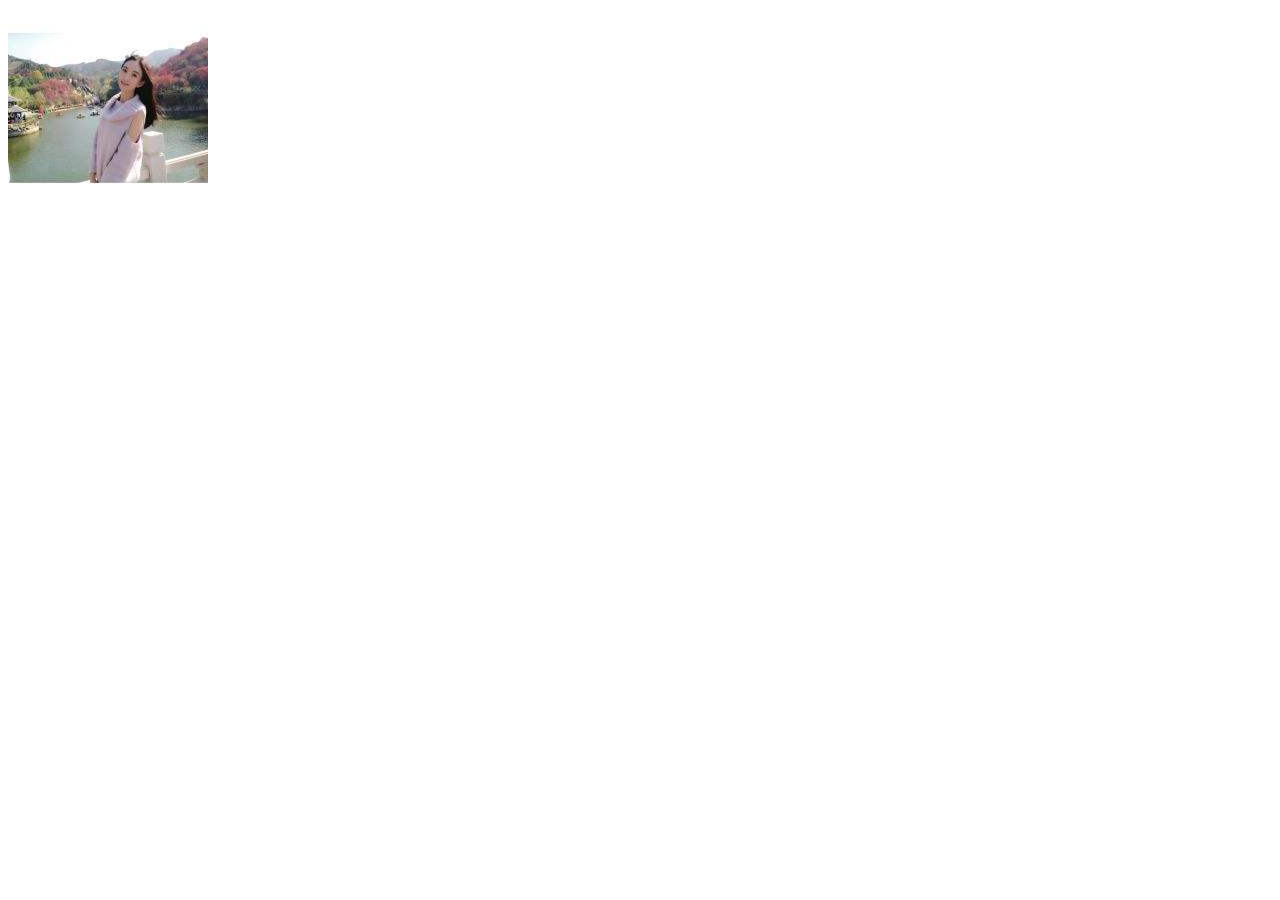
<file: iconfont/index.html>
<!DOCTYPE html>
<html lang="en">
<head>
  <meta charset="UTF-8">
  <meta name="viewport" content="width=device-width, initial-scale=1.0">
  <meta http-equiv="X-UA-Compatible" content="ie=edge">
  <title>Document</title>
  <link rel="stylesheet" href="mytest/iconfont.css">
  <style>
    .parent{
      background-image:url(img/timg.jpg);
      width:200px;
      height:200px;
      overflow:hidden;
      position:relative;
    }
    .parent>.child{
      width:200px;
      font-size:50px;
      color:orange;
      background-color:rgba(55,55,55,.5);
      text-align:center;
      line-height:200px;
      position:absolute;
      /* 1. 定义要变化的元素的起始样式（带transition和overflow） */
      bottom:-200px;
      transition: all .5s linear;
      /* display:none; */
    }
    /* 2. 定义要变化的元素的目标样式 */
    .parent:hover>.child{
      /* display:block;  */
      bottom:0;
    }
  </style>
</head>
<body>
  <div class="parent">
    <div class="child iconfont icon-tubiaozhizuomobanyihuifu-"></div>
  </div>
</body>
</html>
</file>
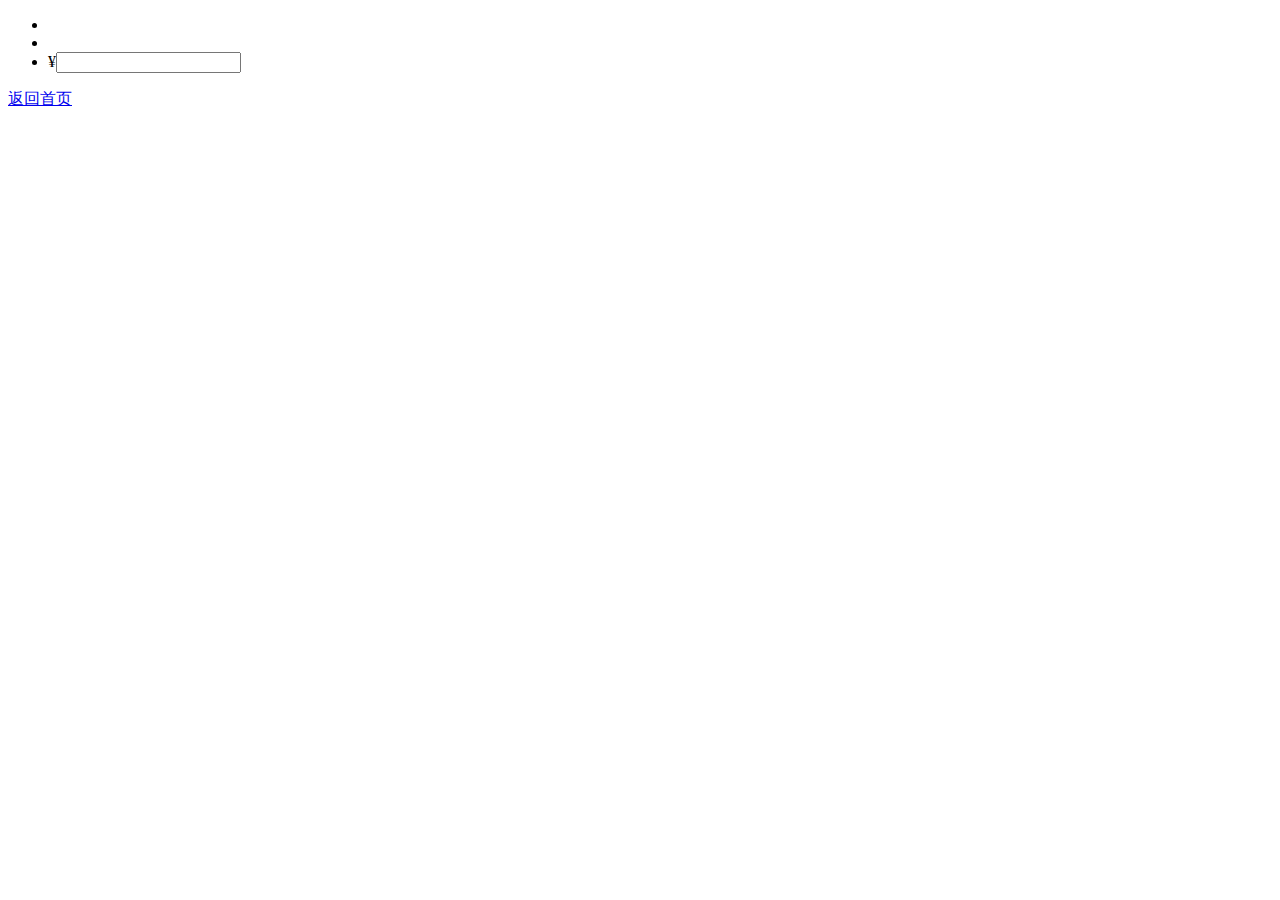
<file: json-server/product_details.html>
<!DOCTYPE html>
<html lang="en">
<head>
  <meta charset="UTF-8">
  <meta name="viewport" content="width=device-width, initial-scale=1.0">
  <meta http-equiv="X-UA-Compatible" content="ie=edge">
  <title>Document</title>
  <script src="jquery-3.4.1.min.js"></script>
</head>
<body>
  <ul id="details">
    <li id="lid"></li>
    <li id="title"></li>
    <li>¥<input id="price" type="text"></li>
  </ul>
  <a href="/">返回首页</a>
  <script>
    $.ajax({
      //url:"http://localhost:5050/details/"+location.search.split("=")[1],
      url:"http://localhost:5050/details",
      type:"get",
      data:{
        lid:location.search.split("=")[1]
      },
      success:function(result){
        console.log(result);
        $("#lid").html(result.product.lid);
        $("#title").html(result.product.title);
        $("#price").val(result.product.price.toFixed(2));
      }
    });
  </script>
</body>
</html>
</file>
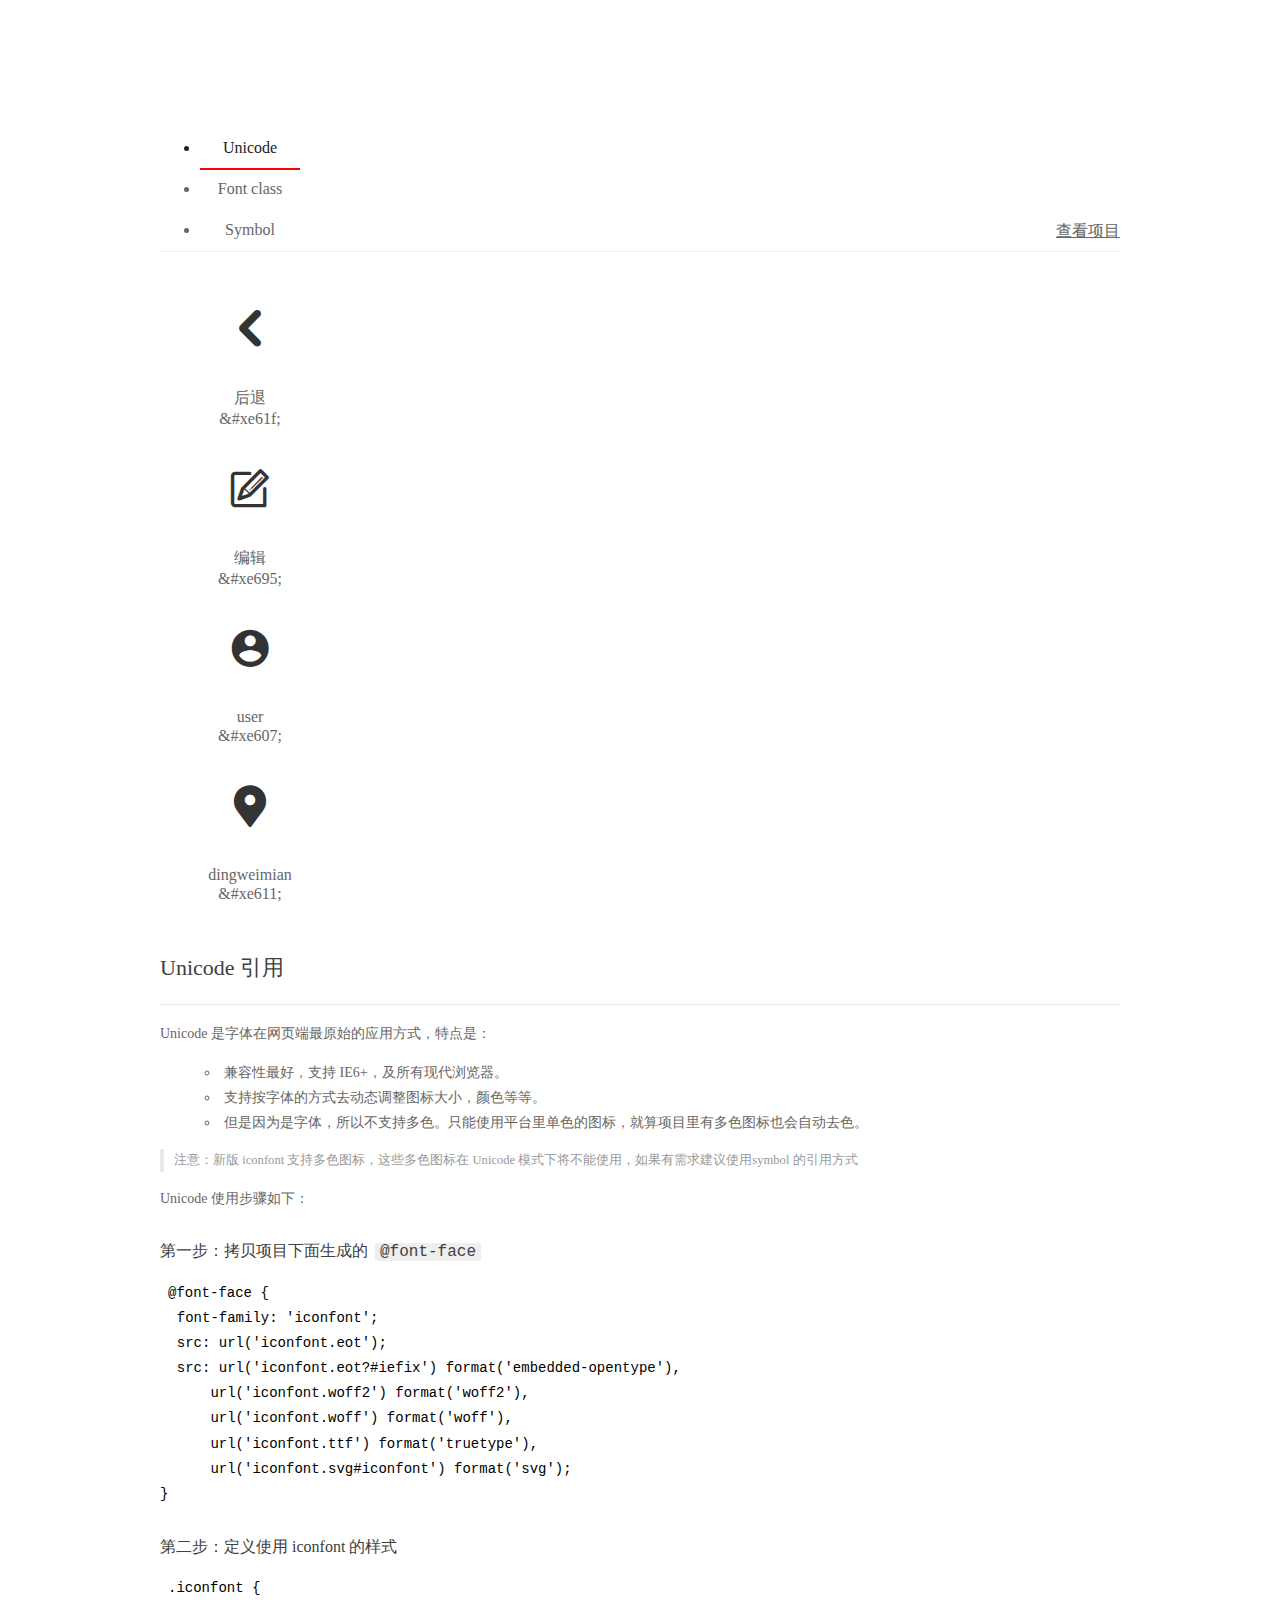
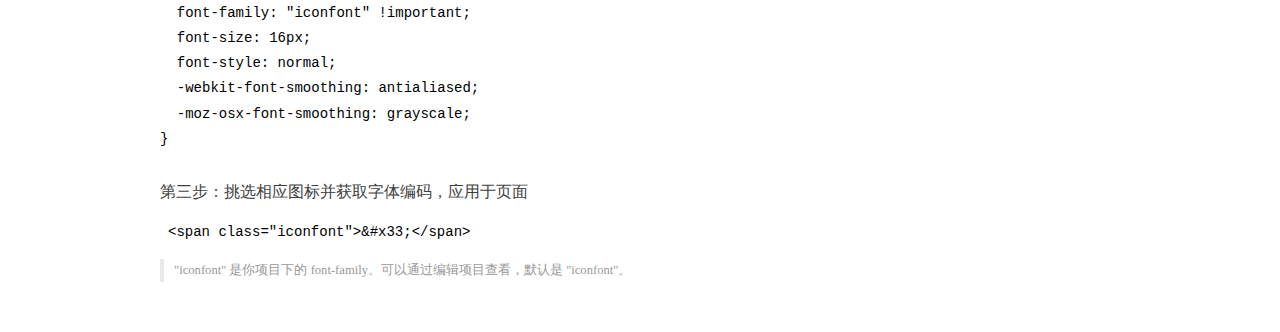
<file: iconfont/mytest/demo_index.html>
<!DOCTYPE html>
<html>
<head>
  <meta charset="utf-8"/>
  <title>IconFont Demo</title>
  <link rel="shortcut icon" href="https://gtms04.alicdn.com/tps/i4/TB1_oz6GVXXXXaFXpXXJDFnIXXX-64-64.ico" type="image/x-icon"/>
  <link rel="stylesheet" href="https://g.alicdn.com/thx/cube/1.3.2/cube.min.css">
  <link rel="stylesheet" href="demo.css">
  <link rel="stylesheet" href="iconfont.css">
  <script src="iconfont.js"></script>
  <!-- jQuery -->
  <script src="https://a1.alicdn.com/oss/uploads/2018/12/26/7bfddb60-08e8-11e9-9b04-53e73bb6408b.js"></script>
  <!-- 代码高亮 -->
  <script src="https://a1.alicdn.com/oss/uploads/2018/12/26/a3f714d0-08e6-11e9-8a15-ebf944d7534c.js"></script>
</head>
<body>
  <div class="main">
    <h1 class="logo"><a href="https://www.iconfont.cn/" title="iconfont 首页" target="_blank">&#xe86b;</a></h1>
    <div class="nav-tabs">
      <ul id="tabs" class="dib-box">
        <li class="dib active"><span>Unicode</span></li>
        <li class="dib"><span>Font class</span></li>
        <li class="dib"><span>Symbol</span></li>
      </ul>
      
      <a href="https://www.iconfont.cn/manage/index?manage_type=myprojects&projectId=1625336" target="_blank" class="nav-more">查看项目</a>
      
    </div>
    <div class="tab-container">
      <div class="content unicode" style="display: block;">
          <ul class="icon_lists dib-box">
          
            <li class="dib">
              <span class="icon iconfont">&#xe61f;</span>
                <div class="name">后退</div>
                <div class="code-name">&amp;#xe61f;</div>
              </li>
          
            <li class="dib">
              <span class="icon iconfont">&#xe695;</span>
                <div class="name">编辑</div>
                <div class="code-name">&amp;#xe695;</div>
              </li>
          
            <li class="dib">
              <span class="icon iconfont">&#xe607;</span>
                <div class="name">user</div>
                <div class="code-name">&amp;#xe607;</div>
              </li>
          
            <li class="dib">
              <span class="icon iconfont">&#xe611;</span>
                <div class="name">dingweimian</div>
                <div class="code-name">&amp;#xe611;</div>
              </li>
          
          </ul>
          <div class="article markdown">
          <h2 id="unicode-">Unicode 引用</h2>
          <hr>

          <p>Unicode 是字体在网页端最原始的应用方式，特点是：</p>
          <ul>
            <li>兼容性最好，支持 IE6+，及所有现代浏览器。</li>
            <li>支持按字体的方式去动态调整图标大小，颜色等等。</li>
            <li>但是因为是字体，所以不支持多色。只能使用平台里单色的图标，就算项目里有多色图标也会自动去色。</li>
          </ul>
          <blockquote>
            <p>注意：新版 iconfont 支持多色图标，这些多色图标在 Unicode 模式下将不能使用，如果有需求建议使用symbol 的引用方式</p>
          </blockquote>
          <p>Unicode 使用步骤如下：</p>
          <h3 id="-font-face">第一步：拷贝项目下面生成的 <code>@font-face</code></h3>
<pre><code class="language-css"
>@font-face {
  font-family: 'iconfont';
  src: url('iconfont.eot');
  src: url('iconfont.eot?#iefix') format('embedded-opentype'),
      url('iconfont.woff2') format('woff2'),
      url('iconfont.woff') format('woff'),
      url('iconfont.ttf') format('truetype'),
      url('iconfont.svg#iconfont') format('svg');
}
</code></pre>
          <h3 id="-iconfont-">第二步：定义使用 iconfont 的样式</h3>
<pre><code class="language-css"
>.iconfont {
  font-family: "iconfont" !important;
  font-size: 16px;
  font-style: normal;
  -webkit-font-smoothing: antialiased;
  -moz-osx-font-smoothing: grayscale;
}
</code></pre>
          <h3 id="-">第三步：挑选相应图标并获取字体编码，应用于页面</h3>
<pre>
<code class="language-html"
>&lt;span class="iconfont"&gt;&amp;#x33;&lt;/span&gt;
</code></pre>
          <blockquote>
            <p>"iconfont" 是你项目下的 font-family。可以通过编辑项目查看，默认是 "iconfont"。</p>
          </blockquote>
          </div>
      </div>
      <div class="content font-class">
        <ul class="icon_lists dib-box">
          
          <li class="dib">
            <span class="icon iconfont icon-houtui"></span>
            <div class="name">
              后退
            </div>
            <div class="code-name">.icon-houtui
            </div>
          </li>
          
          <li class="dib">
            <span class="icon iconfont icon-tubiaozhizuomobanyihuifu-"></span>
            <div class="name">
              编辑
            </div>
            <div class="code-name">.icon-tubiaozhizuomobanyihuifu-
            </div>
          </li>
          
          <li class="dib">
            <span class="icon iconfont icon-user"></span>
            <div class="name">
              user
            </div>
            <div class="code-name">.icon-user
            </div>
          </li>
          
          <li class="dib">
            <span class="icon iconfont icon-dingweimian"></span>
            <div class="name">
              dingweimian
            </div>
            <div class="code-name">.icon-dingweimian
            </div>
          </li>
          
        </ul>
        <div class="article markdown">
        <h2 id="font-class-">font-class 引用</h2>
        <hr>

        <p>font-class 是 Unicode 使用方式的一种变种，主要是解决 Unicode 书写不直观，语意不明确的问题。</p>
        <p>与 Unicode 使用方式相比，具有如下特点：</p>
        <ul>
          <li>兼容性良好，支持 IE8+，及所有现代浏览器。</li>
          <li>相比于 Unicode 语意明确，书写更直观。可以很容易分辨这个 icon 是什么。</li>
          <li>因为使用 class 来定义图标，所以当要替换图标时，只需要修改 class 里面的 Unicode 引用。</li>
          <li>不过因为本质上还是使用的字体，所以多色图标还是不支持的。</li>
        </ul>
        <p>使用步骤如下：</p>
        <h3 id="-fontclass-">第一步：引入项目下面生成的 fontclass 代码：</h3>
<pre><code class="language-html">&lt;link rel="stylesheet" href="./iconfont.css"&gt;
</code></pre>
        <h3 id="-">第二步：挑选相应图标并获取类名，应用于页面：</h3>
<pre><code class="language-html">&lt;span class="iconfont icon-xxx"&gt;&lt;/span&gt;
</code></pre>
        <blockquote>
          <p>"
            iconfont" 是你项目下的 font-family。可以通过编辑项目查看，默认是 "iconfont"。</p>
        </blockquote>
      </div>
      </div>
      <div class="content symbol">
          <ul class="icon_lists dib-box">
          
            <li class="dib">
                <svg class="icon svg-icon" aria-hidden="true">
                  <use xlink:href="#icon-houtui"></use>
                </svg>
                <div class="name">后退</div>
                <div class="code-name">#icon-houtui</div>
            </li>
          
            <li class="dib">
                <svg class="icon svg-icon" aria-hidden="true">
                  <use xlink:href="#icon-tubiaozhizuomobanyihuifu-"></use>
                </svg>
                <div class="name">编辑</div>
                <div class="code-name">#icon-tubiaozhizuomobanyihuifu-</div>
            </li>
          
            <li class="dib">
                <svg class="icon svg-icon" aria-hidden="true">
                  <use xlink:href="#icon-user"></use>
                </svg>
                <div class="name">user</div>
                <div class="code-name">#icon-user</div>
            </li>
          
            <li class="dib">
                <svg class="icon svg-icon" aria-hidden="true">
                  <use xlink:href="#icon-dingweimian"></use>
                </svg>
                <div class="name">dingweimian</div>
                <div class="code-name">#icon-dingweimian</div>
            </li>
          
          </ul>
          <div class="article markdown">
          <h2 id="symbol-">Symbol 引用</h2>
          <hr>

          <p>这是一种全新的使用方式，应该说这才是未来的主流，也是平台目前推荐的用法。相关介绍可以参考这篇<a href="">文章</a>
            这种用法其实是做了一个 SVG 的集合，与另外两种相比具有如下特点：</p>
          <ul>
            <li>支持多色图标了，不再受单色限制。</li>
            <li>通过一些技巧，支持像字体那样，通过 <code>font-size</code>, <code>color</code> 来调整样式。</li>
            <li>兼容性较差，支持 IE9+，及现代浏览器。</li>
            <li>浏览器渲染 SVG 的性能一般，还不如 png。</li>
          </ul>
          <p>使用步骤如下：</p>
          <h3 id="-symbol-">第一步：引入项目下面生成的 symbol 代码：</h3>
<pre><code class="language-html">&lt;script src="./iconfont.js"&gt;&lt;/script&gt;
</code></pre>
          <h3 id="-css-">第二步：加入通用 CSS 代码（引入一次就行）：</h3>
<pre><code class="language-html">&lt;style&gt;
.icon {
  width: 1em;
  height: 1em;
  vertical-align: -0.15em;
  fill: currentColor;
  overflow: hidden;
}
&lt;/style&gt;
</code></pre>
          <h3 id="-">第三步：挑选相应图标并获取类名，应用于页面：</h3>
<pre><code class="language-html">&lt;svg class="icon" aria-hidden="true"&gt;
  &lt;use xlink:href="#icon-xxx"&gt;&lt;/use&gt;
&lt;/svg&gt;
</code></pre>
          </div>
      </div>

    </div>
  </div>
  <script>
  $(document).ready(function () {
      $('.tab-container .content:first').show()

      $('#tabs li').click(function (e) {
        var tabContent = $('.tab-container .content')
        var index = $(this).index()

        if ($(this).hasClass('active')) {
          return
        } else {
          $('#tabs li').removeClass('active')
          $(this).addClass('active')

          tabContent.hide().eq(index).fadeIn()
        }
      })
    })
  </script>
</body>
</html>
</file>
<file: iconfont/mytest/iconfont.css>
@font-face {font-family: "iconfont";
  src: url('iconfont.eot?t=1580628174195'); /* IE9 */
  src: url('iconfont.eot?t=1580628174195#iefix') format('embedded-opentype'), /* IE6-IE8 */
  url('[data-uri]') format('woff2'),
  url('iconfont.woff?t=1580628174195') format('woff'),
  url('iconfont.ttf?t=1580628174195') format('truetype'), /* chrome, firefox, opera, Safari, Android, iOS 4.2+ */
  url('iconfont.svg?t=1580628174195#iconfont') format('svg'); /* iOS 4.1- */
}

.iconfont {
  font-family: "iconfont" !important;
  font-size: 16px;
  font-style: normal;
  -webkit-font-smoothing: antialiased;
  -moz-osx-font-smoothing: grayscale;
}

.icon-houtui:before {
  content: "\e61f";
}

.icon-tubiaozhizuomobanyihuifu-:before {
  content: "\e695";
}

.icon-user:before {
  content: "\e607";
}

.icon-dingweimian:before {
  content: "\e611";
}
</file>
<file: iconfont/mytest/demo.css>
/* Logo 字体 */
@font-face {
  font-family: "iconfont logo";
  src: url('https://at.alicdn.com/t/font_985780_km7mi63cihi.eot?t=1545807318834');
  src: url('https://at.alicdn.com/t/font_985780_km7mi63cihi.eot?t=1545807318834#iefix') format('embedded-opentype'),
    url('https://at.alicdn.com/t/font_985780_km7mi63cihi.woff?t=1545807318834') format('woff'),
    url('https://at.alicdn.com/t/font_985780_km7mi63cihi.ttf?t=1545807318834') format('truetype'),
    url('https://at.alicdn.com/t/font_985780_km7mi63cihi.svg?t=1545807318834#iconfont') format('svg');
}

.logo {
  font-family: "iconfont logo";
  font-size: 160px;
  font-style: normal;
  -webkit-font-smoothing: antialiased;
  -moz-osx-font-smoothing: grayscale;
}

/* tabs */
.nav-tabs {
  position: relative;
}

.nav-tabs .nav-more {
  position: absolute;
  right: 0;
  bottom: 0;
  height: 42px;
  line-height: 42px;
  color: #666;
}

#tabs {
  border-bottom: 1px solid #eee;
}

#tabs li {
  cursor: pointer;
  width: 100px;
  height: 40px;
  line-height: 40px;
  text-align: center;
  font-size: 16px;
  border-bottom: 2px solid transparent;
  position: relative;
  z-index: 1;
  margin-bottom: -1px;
  color: #666;
}


#tabs .active {
  border-bottom-color: #f00;
  color: #222;
}

.tab-container .content {
  display: none;
}

/* 页面布局 */
.main {
  padding: 30px 100px;
  width: 960px;
  margin: 0 auto;
}

.main .logo {
  color: #333;
  text-align: left;
  margin-bottom: 30px;
  line-height: 1;
  height: 110px;
  margin-top: -50px;
  overflow: hidden;
  *zoom: 1;
}

.main .logo a {
  font-size: 160px;
  color: #333;
}

.helps {
  margin-top: 40px;
}

.helps pre {
  padding: 20px;
  margin: 10px 0;
  border: solid 1px #e7e1cd;
  background-color: #fffdef;
  overflow: auto;
}

.icon_lists {
  width: 100% !important;
  overflow: hidden;
  *zoom: 1;
}

.icon_lists li {
  width: 100px;
  margin-bottom: 10px;
  margin-right: 20px;
  text-align: center;
  list-style: none !important;
  cursor: default;
}

.icon_lists li .code-name {
  line-height: 1.2;
}

.icon_lists .icon {
  display: block;
  height: 100px;
  line-height: 100px;
  font-size: 42px;
  margin: 10px auto;
  color: #333;
  -webkit-transition: font-size 0.25s linear, width 0.25s linear;
  -moz-transition: font-size 0.25s linear, width 0.25s linear;
  transition: font-size 0.25s linear, width 0.25s linear;
}

.icon_lists .icon:hover {
  font-size: 100px;
}

.icon_lists .svg-icon {
  /* 通过设置 font-size 来改变图标大小 */
  width: 1em;
  /* 图标和文字相邻时，垂直对齐 */
  vertical-align: -0.15em;
  /* 通过设置 color 来改变 SVG 的颜色/fill */
  fill: currentColor;
  /* path 和 stroke 溢出 viewBox 部分在 IE 下会显示
      normalize.css 中也包含这行 */
  overflow: hidden;
}

.icon_lists li .name,
.icon_lists li .code-name {
  color: #666;
}

/* markdown 样式 */
.markdown {
  color: #666;
  font-size: 14px;
  line-height: 1.8;
}

.highlight {
  line-height: 1.5;
}

.markdown img {
  vertical-align: middle;
  max-width: 100%;
}

.markdown h1 {
  color: #404040;
  font-weight: 500;
  line-height: 40px;
  margin-bottom: 24px;
}

.markdown h2,
.markdown h3,
.markdown h4,
.markdown h5,
.markdown h6 {
  color: #404040;
  margin: 1.6em 0 0.6em 0;
  font-weight: 500;
  clear: both;
}

.markdown h1 {
  font-size: 28px;
}

.markdown h2 {
  font-size: 22px;
}

.markdown h3 {
  font-size: 16px;
}

.markdown h4 {
  font-size: 14px;
}

.markdown h5 {
  font-size: 12px;
}

.markdown h6 {
  font-size: 12px;
}

.markdown hr {
  height: 1px;
  border: 0;
  background: #e9e9e9;
  margin: 16px 0;
  clear: both;
}

.markdown p {
  margin: 1em 0;
}

.markdown>p,
.markdown>blockquote,
.markdown>.highlight,
.markdown>ol,
.markdown>ul {
  width: 80%;
}

.markdown ul>li {
  list-style: circle;
}

.markdown>ul li,
.markdown blockquote ul>li {
  margin-left: 20px;
  padding-left: 4px;
}

.markdown>ul li p,
.markdown>ol li p {
  margin: 0.6em 0;
}

.markdown ol>li {
  list-style: decimal;
}

.markdown>ol li,
.markdown blockquote ol>li {
  margin-left: 20px;
  padding-left: 4px;
}

.markdown code {
  margin: 0 3px;
  padding: 0 5px;
  background: #eee;
  border-radius: 3px;
}

.markdown strong,
.markdown b {
  font-weight: 600;
}

.markdown>table {
  border-collapse: collapse;
  border-spacing: 0px;
  empty-cells: show;
  border: 1px solid #e9e9e9;
  width: 95%;
  margin-bottom: 24px;
}

.markdown>table th {
  white-space: nowrap;
  color: #333;
  font-weight: 600;
}

.markdown>table th,
.markdown>table td {
  border: 1px solid #e9e9e9;
  padding: 8px 16px;
  text-align: left;
}

.markdown>table th {
  background: #F7F7F7;
}

.markdown blockquote {
  font-size: 90%;
  color: #999;
  border-left: 4px solid #e9e9e9;
  padding-left: 0.8em;
  margin: 1em 0;
}

.markdown blockquote p {
  margin: 0;
}

.markdown .anchor {
  opacity: 0;
  transition: opacity 0.3s ease;
  margin-left: 8px;
}

.markdown .waiting {
  color: #ccc;
}

.markdown h1:hover .anchor,
.markdown h2:hover .anchor,
.markdown h3:hover .anchor,
.markdown h4:hover .anchor,
.markdown h5:hover .anchor,
.markdown h6:hover .anchor {
  opacity: 1;
  display: inline-block;
}

.markdown>br,
.markdown>p>br {
  clear: both;
}


.hljs {
  display: block;
  background: white;
  padding: 0.5em;
  color: #333333;
  overflow-x: auto;
}

.hljs-comment,
.hljs-meta {
  color: #969896;
}

.hljs-string,
.hljs-variable,
.hljs-template-variable,
.hljs-strong,
.hljs-emphasis,
.hljs-quote {
  color: #df5000;
}

.hljs-keyword,
.hljs-selector-tag,
.hljs-type {
  color: #a71d5d;
}

.hljs-literal,
.hljs-symbol,
.hljs-bullet,
.hljs-attribute {
  color: #0086b3;
}

.hljs-section,
.hljs-name {
  color: #63a35c;
}

.hljs-tag {
  color: #333333;
}

.hljs-title,
.hljs-attr,
.hljs-selector-id,
.hljs-selector-class,
.hljs-selector-attr,
.hljs-selector-pseudo {
  color: #795da3;
}

.hljs-addition {
  color: #55a532;
  background-color: #eaffea;
}

.hljs-deletion {
  color: #bd2c00;
  background-color: #ffecec;
}

.hljs-link {
  text-decoration: underline;
}

/* 代码高亮 */
/* PrismJS 1.15.0
https://prismjs.com/download.html#themes=prism&languages=markup+css+clike+javascript */
/**
 * prism.js default theme for JavaScript, CSS and HTML
 * Based on dabblet (http://dabblet.com)
 * @author Lea Verou
 */
code[class*="language-"],
pre[class*="language-"] {
  color: black;
  background: none;
  text-shadow: 0 1px white;
  font-family: Consolas, Monaco, 'Andale Mono', 'Ubuntu Mono', monospace;
  text-align: left;
  white-space: pre;
  word-spacing: normal;
  word-break: normal;
  word-wrap: normal;
  line-height: 1.5;

  -moz-tab-size: 4;
  -o-tab-size: 4;
  tab-size: 4;

  -webkit-hyphens: none;
  -moz-hyphens: none;
  -ms-hyphens: none;
  hyphens: none;
}

pre[class*="language-"]::-moz-selection,
pre[class*="language-"] ::-moz-selection,
code[class*="language-"]::-moz-selection,
code[class*="language-"] ::-moz-selection {
  text-shadow: none;
  background: #b3d4fc;
}

pre[class*="language-"]::selection,
pre[class*="language-"] ::selection,
code[class*="language-"]::selection,
code[class*="language-"] ::selection {
  text-shadow: none;
  background: #b3d4fc;
}

@media print {

  code[class*="language-"],
  pre[class*="language-"] {
    text-shadow: none;
  }
}

/* Code blocks */
pre[class*="language-"] {
  padding: 1em;
  margin: .5em 0;
  overflow: auto;
}

:not(pre)>code[class*="language-"],
pre[class*="language-"] {
  background: #f5f2f0;
}

/* Inline code */
:not(pre)>code[class*="language-"] {
  padding: .1em;
  border-radius: .3em;
  white-space: normal;
}

.token.comment,
.token.prolog,
.token.doctype,
.token.cdata {
  color: slategray;
}

.token.punctuation {
  color: #999;
}

.namespace {
  opacity: .7;
}

.token.property,
.token.tag,
.token.boolean,
.token.number,
.token.constant,
.token.symbol,
.token.deleted {
  color: #905;
}

.token.selector,
.token.attr-name,
.token.string,
.token.char,
.token.builtin,
.token.inserted {
  color: #690;
}

.token.operator,
.token.entity,
.token.url,
.language-css .token.string,
.style .token.string {
  color: #9a6e3a;
  background: hsla(0, 0%, 100%, .5);
}

.token.atrule,
.token.attr-value,
.token.keyword {
  color: #07a;
}

.token.function,
.token.class-name {
  color: #DD4A68;
}

.token.regex,
.token.important,
.token.variable {
  color: #e90;
}

.token.important,
.token.bold {
  font-weight: bold;
}

.token.italic {
  font-style: italic;
}

.token.entity {
  cursor: help;
}
</file>
